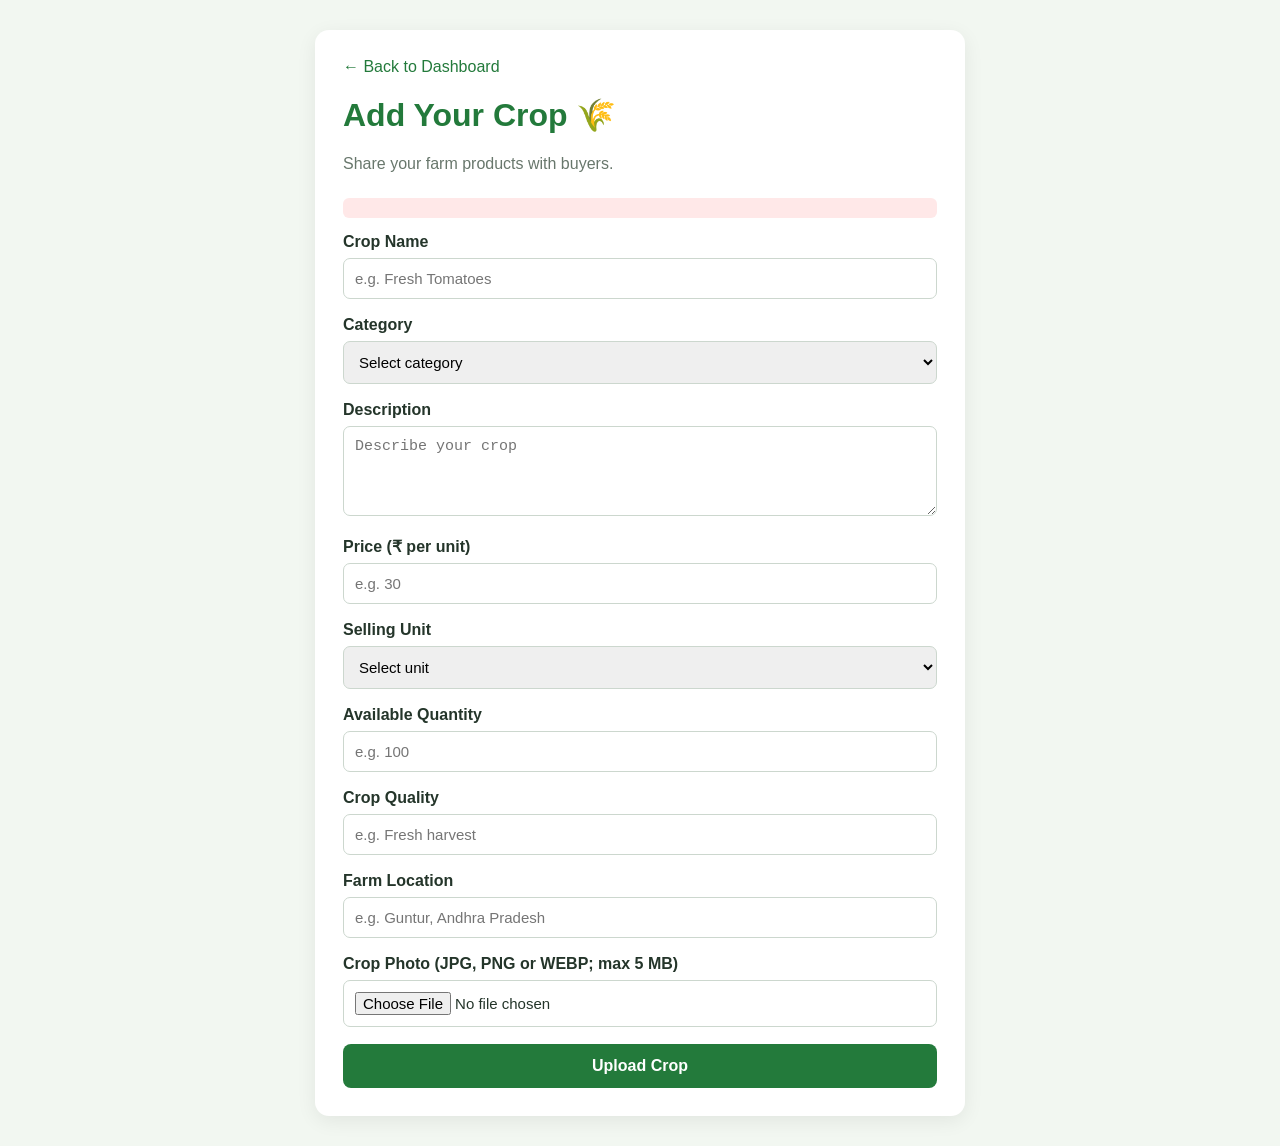
<file: src/main/resources/templates/add-crop.html>
<!DOCTYPE html>
<html lang="en" xmlns:th="http://www.thymeleaf.org">
<head>
    <meta charset="UTF-8">
    <meta name="viewport" content="width=device-width, initial-scale=1.0">
    <title>Add Crop | FarmConnect</title>

    <style>
        * {
            box-sizing: border-box;
        }

        body {
            margin: 0;
            padding: 30px 15px;
            font-family: Arial, sans-serif;
            background: #f2f7f1;
            color: #24352a;
        }

        .container {
            max-width: 650px;
            margin: auto;
            background: white;
            padding: 28px;
            border-radius: 14px;
            box-shadow: 0 5px 20px #00000012;
        }

        h1 {
            color: #237a3b;
            margin-top: 0;
        }

        .subtitle {
            color: #68776c;
            margin-bottom: 25px;
        }

        .form-group {
            margin-bottom: 17px;
        }

        label {
            display: block;
            margin-bottom: 7px;
            font-weight: bold;
        }

        input, select, textarea {
            width: 100%;
            padding: 11px;
            border: 1px solid #ccd7ce;
            border-radius: 7px;
            font-size: 15px;
        }

        textarea {
            min-height: 90px;
            resize: vertical;
        }

        button {
            width: 100%;
            padding: 13px;
            border: none;
            border-radius: 8px;
            background: #237a3b;
            color: white;
            font-size: 16px;
            font-weight: bold;
            cursor: pointer;
        }

        button:hover {
            background: #195d2c;
        }

        .back-link {
            display: inline-block;
            margin-bottom: 20px;
            color: #237a3b;
            text-decoration: none;
        }

        .message {
            padding: 10px;
            border-radius: 6px;
            margin-bottom: 15px;
        }

        .error {
            background: #ffe8e8;
            color: #a40000;
        }
    </style>
</head>

<body>
<div class="container">

    <a class="back-link" th:href="@{/farmer/dashboard}">
        &larr; Back to Dashboard
    </a>

    <h1>Add Your Crop 🌾</h1>
    <p class="subtitle">Share your farm products with buyers.</p>

    <div class="message error"
         th:if="${errorMessage}"
         th:text="${errorMessage}">
    </div>

    <form th:action="@{/farmer/crops}"
          method="post"
          enctype="multipart/form-data">

        <input type="hidden"
               th:name="${_csrf.parameterName}"
               th:value="${_csrf.token}">

        <div class="form-group">
            <label for="name">Crop Name</label>
            <input id="name" name="name" type="text"
                   placeholder="e.g. Fresh Tomatoes" required>
        </div>

        <div class="form-group">
            <label for="category">Category</label>
            <select id="category" name="category" required>
                <option value="">Select category</option>
                <option value="Vegetables">Vegetables</option>
                <option value="Fruits">Fruits</option>
                <option value="Rice">Rice & Grains</option>
                <option value="Pulses">Pulses</option>
                <option value="Other">Other</option>
            </select>
        </div>

        <div class="form-group">
            <label for="description">Description</label>
            <textarea id="description" name="description"
                      placeholder="Describe your crop" required></textarea>
        </div>

        <div class="form-group">
            <label for="price">Price (₹ per unit)</label>
            <input id="price" name="price" type="number"
                   min="0.01" step="0.01"
                   placeholder="e.g. 30" required>
        </div>

        <div class="form-group">
            <label for="unit">Selling Unit</label>
            <select id="unit" name="unit" required>
                <option value="">Select unit</option>
                <option value="1 kg">1 kg</option>
                <option value="1 quintal">1 quintal</option>
                <option value="1 dozen">1 dozen</option>
                <option value="25 kg bag">25 kg bag</option>
            </select>
        </div>

        <div class="form-group">
            <label for="quantity">Available Quantity</label>
            <input id="quantity" name="quantity" type="number"
                   min="0" placeholder="e.g. 100" required>
        </div>

        <div class="form-group">
            <label for="quality">Crop Quality</label>
            <input id="quality" name="quality" type="text"
                   placeholder="e.g. Fresh harvest" required>
        </div>

        <div class="form-group">
            <label for="location">Farm Location</label>
            <input id="location" name="location" type="text"
                   placeholder="e.g. Guntur, Andhra Pradesh" required>
        </div>

        <div class="form-group">
            <label for="image">Crop Photo (JPG, PNG or WEBP; max 5 MB)</label>
            <input id="image" name="image" type="file"
                   accept=".jpg,.jpeg,.png,.webp,image/jpeg,image/png,image/webp"
                   required>
        </div>

        <button type="submit">Upload Crop</button>
    </form>

</div>
</body>
</html>
</file>
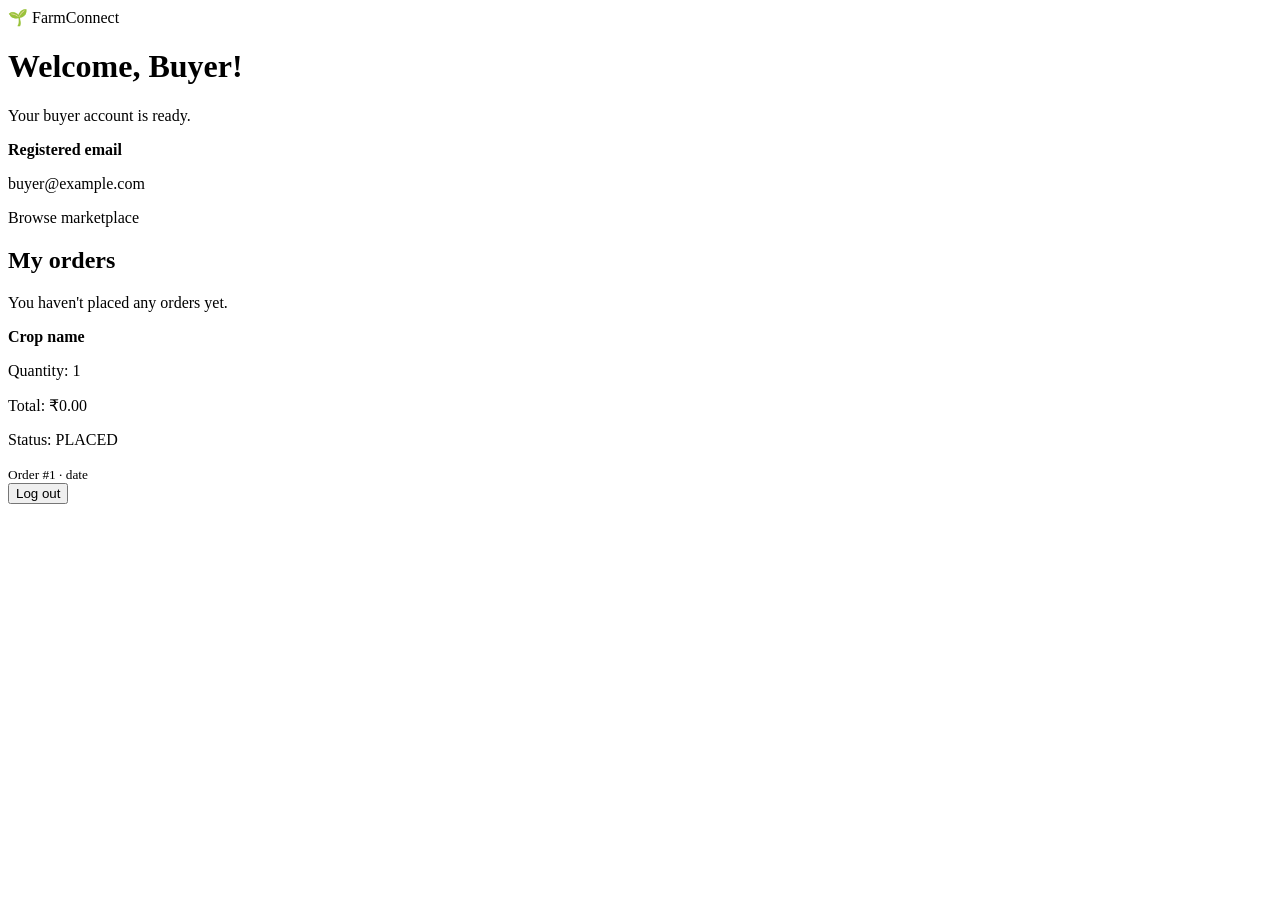
<file: src/main/resources/templates/buyer-dashboard.html>
<!DOCTYPE html><html lang="en" xmlns:th="http://www.thymeleaf.org"><head><meta charset="UTF-8"><meta name="viewport" content="width=device-width, initial-scale=1"><title>Buyer Dashboard | FarmConnect</title><link rel="stylesheet" th:href="@{/css/auth.css}"></head><body><main class="auth-card dashboard-card"><a class="brand" th:href="@{/}">🌱 FarmConnect</a><h1>Welcome, <span th:text="${buyerName}">Buyer</span>!</h1><p class="muted">Your buyer account is ready.</p><div class="message success" th:if="${successMessage}" th:text="${successMessage}"></div><div class="message error" th:if="${errorMessage}" th:text="${errorMessage}"></div><div class="profile-detail"><strong>Registered email</strong><p th:text="${buyerEmail}">buyer@example.com</p></div><a class="primary-button button-link" th:href="@{/#marketplace}">Browse marketplace</a><h2>My orders</h2><p th:if="${#lists.isEmpty(orders)}">You haven't placed any orders yet.</p><div class="profile-detail" th:each="order : ${orders}"><strong th:text="${order.productName}">Crop name</strong><p>Quantity: <span th:text="${order.quantity}">1</span></p><p>Total: ₹<span th:text="${order.totalPrice}">0.00</span></p><p>Status: <span th:text="${order.status}">PLACED</span></p><small>Order #<span th:text="${order.id}">1</span> · <span th:text="${#temporals.format(order.createdAt, 'dd MMM yyyy HH:mm')}">date</span></small></div><form th:action="@{/logout}" method="post"><input type="hidden" th:name="${_csrf.parameterName}" th:value="${_csrf.token}"><button class="secondary-button" type="submit">Log out</button></form></main></body></html>
</file>
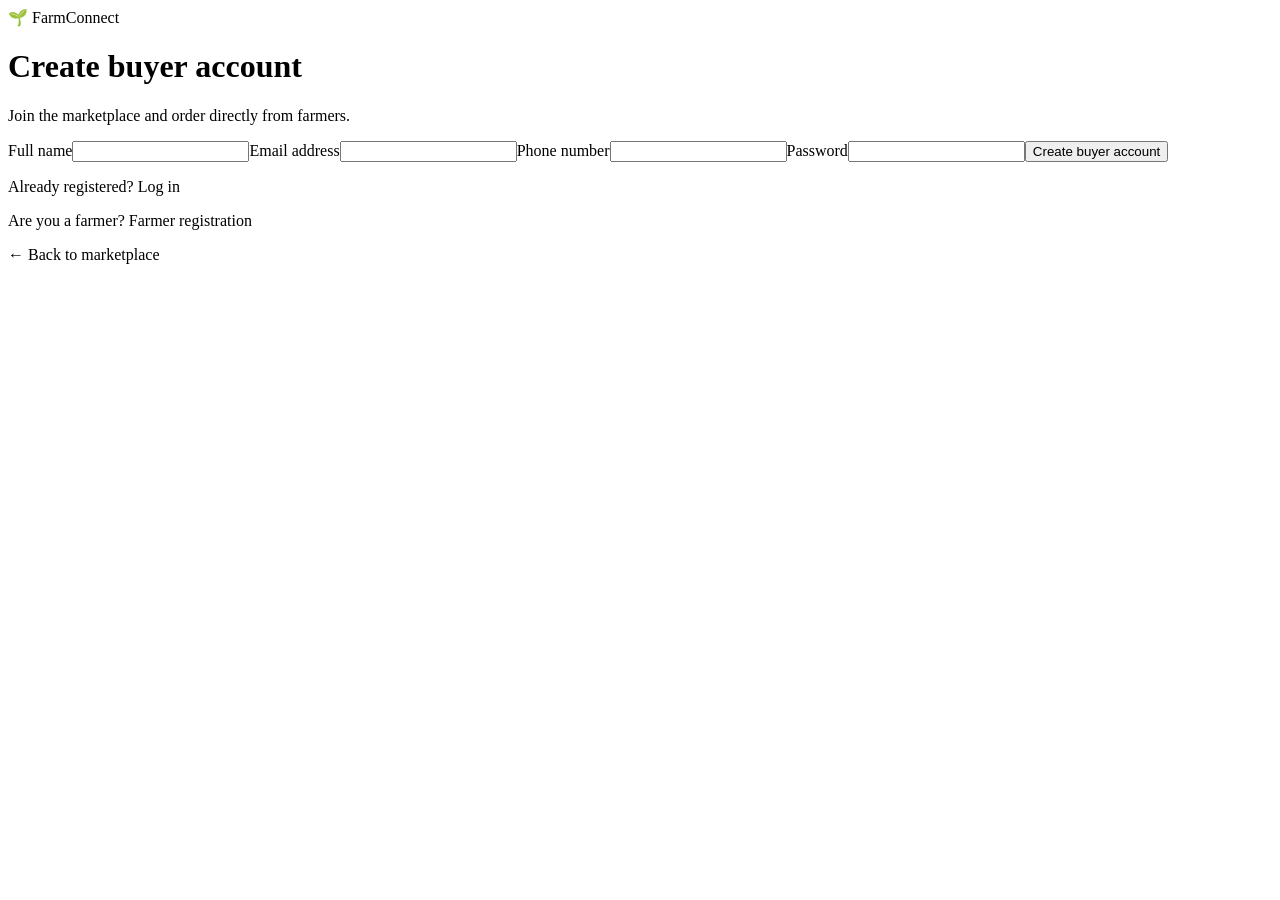
<file: src/main/resources/templates/buyer-register.html>
<!DOCTYPE html><html lang="en" xmlns:th="http://www.thymeleaf.org"><head><meta charset="UTF-8"><meta name="viewport" content="width=device-width, initial-scale=1"><title>Buyer Registration | FarmConnect</title><link rel="stylesheet" th:href="@{/css/auth.css}"></head><body><main class="auth-card"><a class="brand" th:href="@{/}">🌱 FarmConnect</a><h1>Create buyer account</h1><p class="muted">Join the marketplace and order directly from farmers.</p><div class="message error" th:if="${errorMessage}" th:text="${errorMessage}"></div><form th:action="@{/buyer/register}" method="post"><input type="hidden" th:name="${_csrf.parameterName}" th:value="${_csrf.token}"><label for="name">Full name</label><input id="name" name="name" required maxlength="100"><label for="email">Email address</label><input id="email" name="email" type="email" required maxlength="254"><label for="phone">Phone number</label><input id="phone" name="phone" type="tel" required maxlength="20"><label for="password">Password</label><input id="password" name="password" type="password" minlength="8" maxlength="72" required><button class="primary-button" type="submit">Create buyer account</button></form><p class="switch-link">Already registered? <a th:href="@{/login}">Log in</a></p><p class="switch-link">Are you a farmer? <a th:href="@{/register}">Farmer registration</a></p><a class="back-link" th:href="@{/}">← Back to marketplace</a></main></body></html>
</file>
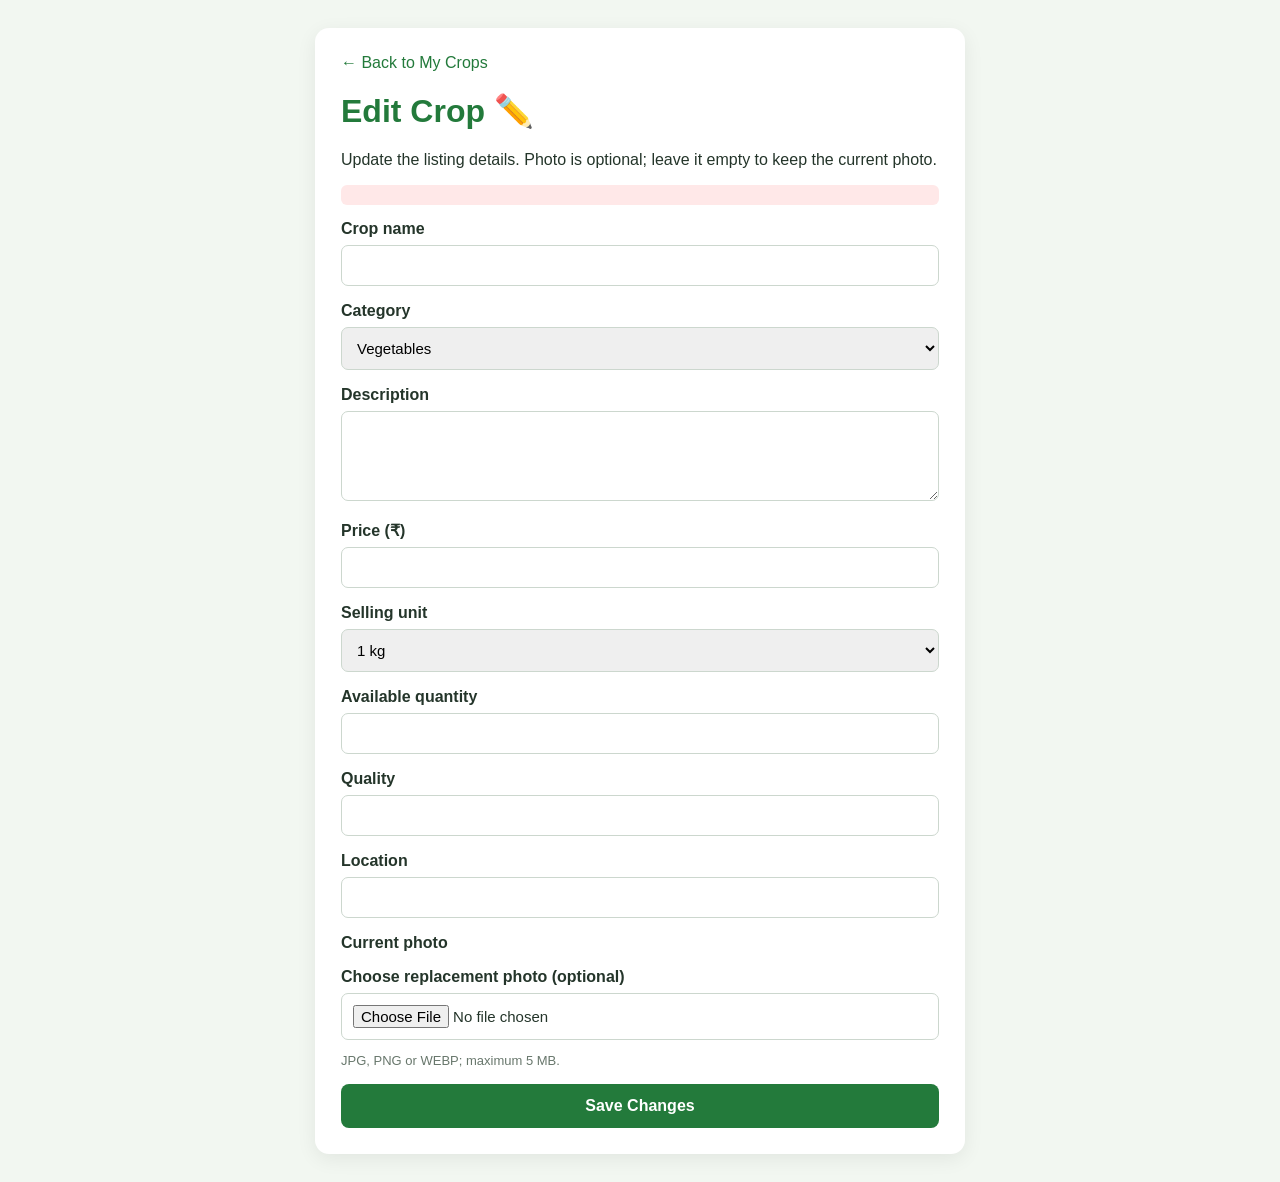
<file: src/main/resources/templates/edit-crop.html>
<!DOCTYPE html>
<html lang="en" xmlns:th="http://www.thymeleaf.org">
<head>
    <meta charset="UTF-8">
    <meta name="viewport" content="width=device-width, initial-scale=1.0">
    <title>Edit Crop | FarmConnect</title>
    <style>
        *{box-sizing:border-box} body{margin:0;padding:28px 14px;font-family:Arial,sans-serif;background:#f2f7f1;color:#24352a}
        .container{max-width:650px;margin:auto;background:white;padding:26px;border-radius:14px;box-shadow:0 5px 20px #00000012}
        h1{color:#237a3b;margin-top:0}.back{display:inline-block;margin-bottom:20px;color:#237a3b;text-decoration:none}
        .group{margin-bottom:16px}label{display:block;margin-bottom:7px;font-weight:bold}
        input,select,textarea{width:100%;padding:11px;border:1px solid #ccd7ce;border-radius:7px;font-size:15px}
        textarea{min-height:90px;resize:vertical}button{width:100%;padding:13px;border:0;border-radius:8px;background:#237a3b;color:white;font-weight:bold;font-size:16px;cursor:pointer}
        .message{padding:10px;background:#ffe8e8;color:#a40000;border-radius:6px;margin-bottom:15px}.current{max-width:180px;max-height:140px;display:block;margin:8px 0;border-radius:8px;object-fit:cover}
        .hint{font-size:13px;color:#68776c}
    </style>
</head>
<body>
<div class="container">
    <a class="back" th:href="@{/farmer/crops}">← Back to My Crops</a>
    <h1>Edit Crop ✏️</h1>
    <p>Update the listing details. Photo is optional; leave it empty to keep the current photo.</p>
    <div class="message" th:if="${errorMessage}" th:text="${errorMessage}"></div>
    <form th:action="@{/farmer/crops/{id}/edit(id=${crop.id})}" method="post" enctype="multipart/form-data">
        <input type="hidden" th:name="${_csrf.parameterName}" th:value="${_csrf.token}">
        <div class="group"><label for="name">Crop name</label><input id="name" name="name" required maxlength="255" th:value="${crop.name}"></div>
        <div class="group"><label for="category">Category</label><select id="category" name="category" required>
            <option value="Vegetables" th:selected="${crop.category == 'Vegetables'}">Vegetables</option>
            <option value="Fruits" th:selected="${crop.category == 'Fruits'}">Fruits</option>
            <option value="Rice" th:selected="${crop.category == 'Rice'}">Rice &amp; Grains</option>
            <option value="Pulses" th:selected="${crop.category == 'Pulses'}">Pulses</option>
            <option value="Other" th:selected="${crop.category == 'Other'}">Other</option>
        </select></div>
        <div class="group"><label for="description">Description</label><textarea id="description" name="description" required maxlength="1200" th:text="${crop.description}"></textarea></div>
        <div class="group"><label for="price">Price (₹)</label><input id="price" name="price" type="number" min="0.01" step="0.01" required th:value="${crop.price}"></div>
        <div class="group"><label for="unit">Selling unit</label><select id="unit" name="unit" required>
            <option value="1 kg" th:selected="${crop.unit == '1 kg'}">1 kg</option><option value="1 quintal" th:selected="${crop.unit == '1 quintal'}">1 quintal</option><option value="1 dozen" th:selected="${crop.unit == '1 dozen'}">1 dozen</option><option value="25 kg bag" th:selected="${crop.unit == '25 kg bag'}">25 kg bag</option>
        </select></div>
        <div class="group"><label for="quantity">Available quantity</label><input id="quantity" name="quantity" type="number" min="0" required th:value="${crop.quantityAvailable}"></div>
        <div class="group"><label for="quality">Quality</label><input id="quality" name="quality" required th:value="${crop.quality}"></div>
        <div class="group"><label for="location">Location</label><input id="location" name="location" required th:value="${crop.location}"></div>
        <div class="group"><label>Current photo</label><img class="current" th:src="${crop.imageUrl}" th:alt="${crop.name}" onerror="this.style.display='none'"><label for="image">Choose replacement photo (optional)</label><input id="image" name="image" type="file" accept=".jpg,.jpeg,.png,.webp,image/jpeg,image/png,image/webp"><p class="hint">JPG, PNG or WEBP; maximum 5 MB.</p></div>
        <button type="submit">Save Changes</button>
    </form>
</div>
</body>
</html>
</file>
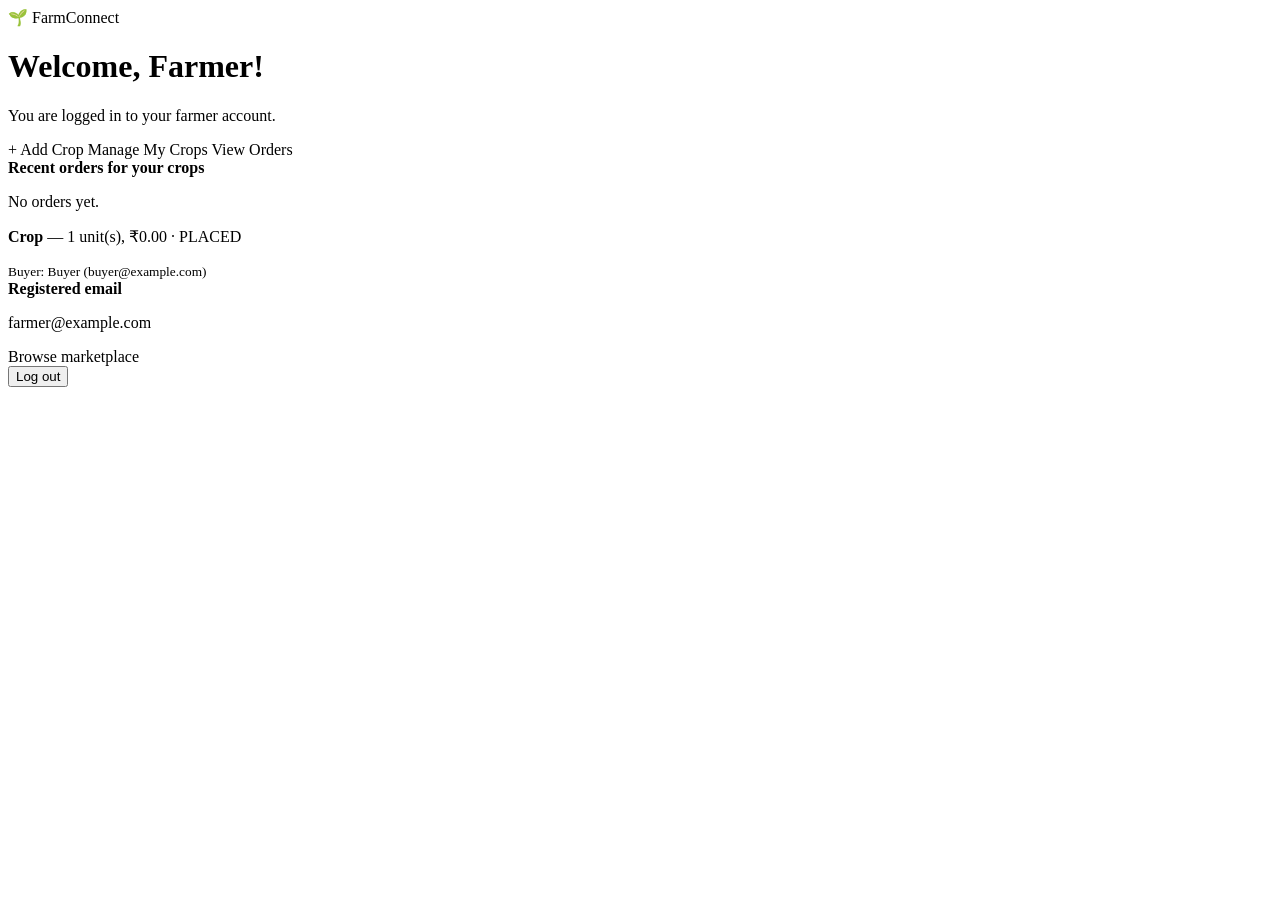
<file: src/main/resources/templates/farmer-dashboard.html>
<!DOCTYPE html>
<html lang="en" xmlns:th="http://www.thymeleaf.org">
<head>
    <meta charset="UTF-8">
    <meta name="viewport" content="width=device-width, initial-scale=1.0">
    <title>Farmer Dashboard | FarmConnect</title>
    <link rel="stylesheet" th:href="@{/css/auth.css}">
</head>
<body>
<main class="auth-card dashboard-card">
    <a class="brand" th:href="@{/}">🌱 FarmConnect</a>

    <h1>Welcome, <span th:text="${farmerName}">Farmer</span>!</h1>
    <p class="muted">You are logged in to your farmer account.</p>
    
<div th:if="${successMessage}"
     class="profile-detail"
     style="color: green;"
     th:text="${successMessage}">
</div>

<div th:if="${errorMessage}"
     class="profile-detail"
     style="color: red;"
     th:text="${errorMessage}">
</div>

<a class="primary-button button-link"
   th:href="@{/farmer/crops/new}">
    + Add Crop
</a>

<a class="primary-button button-link" th:href="@{/farmer/crops}">
    Manage My Crops
</a>


    <a class="primary-button button-link" th:href="@{/farmer/dashboard#orders}">View Orders</a>
    <div id="orders" class="profile-detail">
        <strong>Recent orders for your crops</strong>
        <p th:if="${#lists.isEmpty(farmerOrders)}">No orders yet.</p>
        <div th:each="order : ${farmerOrders}">
            <p><strong th:text="${order.productName}">Crop</strong> — <span th:text="${order.quantity}">1</span> unit(s), ₹<span th:text="${order.totalPrice}">0.00</span> · <span th:text="${order.status}">PLACED</span></p>
            <small>Buyer: <span th:text="${order.buyerName}">Buyer</span> (<span th:text="${order.buyerEmail}">buyer@example.com</span>)</small>
        </div>
    </div>

    <div class="profile-detail">
        <strong>Registered email</strong>
        <p th:text="${farmerEmail}">farmer@example.com</p>
    </div>

    <a class="primary-button button-link" th:href="@{/}">
        Browse marketplace
    </a>

    <form th:action="@{/logout}" method="post">
        <input type="hidden" th:name="${_csrf.parameterName}"
               th:value="${_csrf.token}">
        <button class="secondary-button" type="submit">
            Log out
        </button>
    </form>
</main>
</body>
</html>
</file>
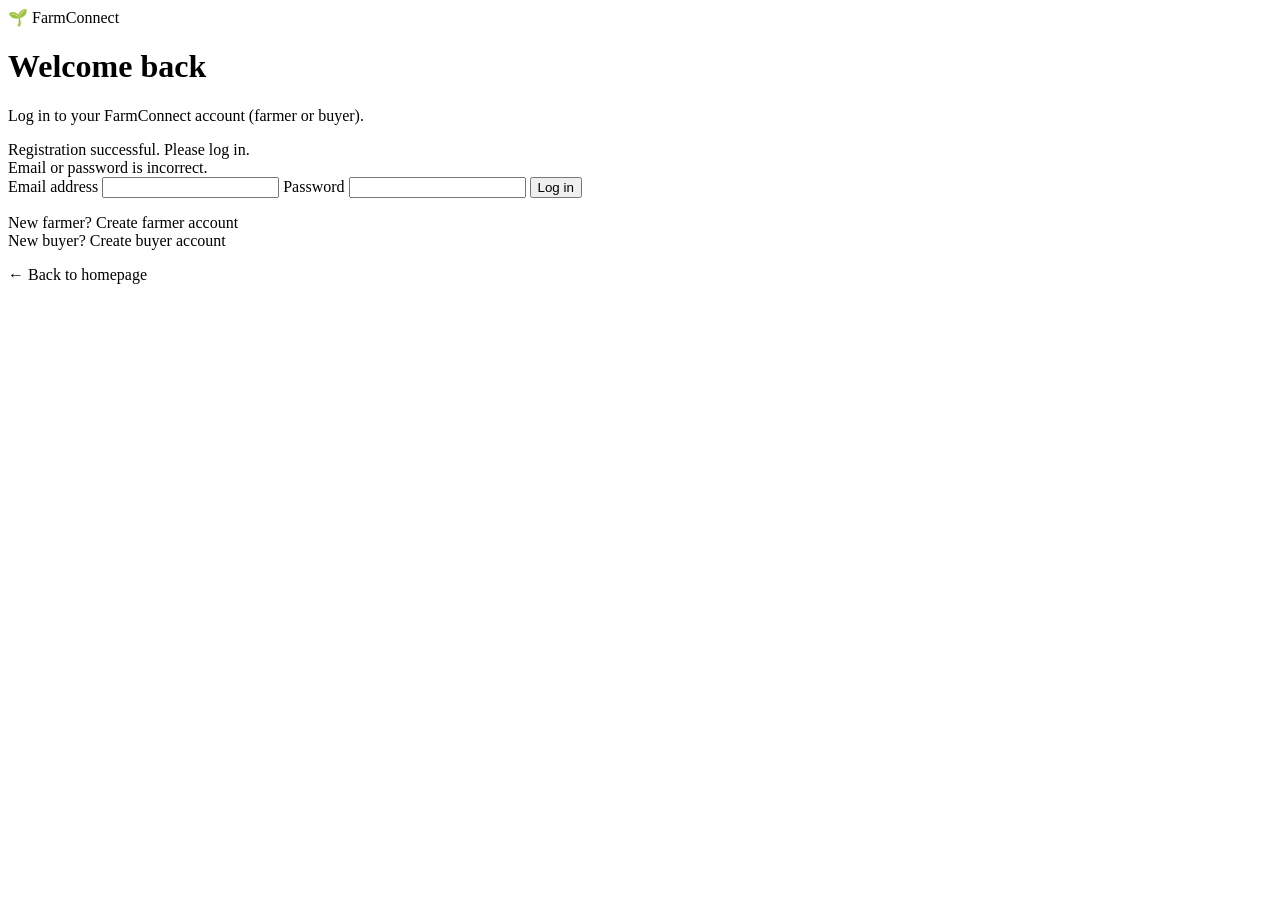
<file: src/main/resources/templates/login.html>
<!DOCTYPE html>
<html lang="en" xmlns:th="http://www.thymeleaf.org">
<head>
    <meta charset="UTF-8">
    <meta name="viewport" content="width=device-width, initial-scale=1.0">
    <title>Farmer Login | FarmConnect</title>
    <link rel="stylesheet" th:href="@{/css/auth.css}">
</head>
<body>
<main class="auth-card">
    <a class="brand" th:href="@{/}">🌱 FarmConnect</a>

    <h1>Welcome back</h1>
    <p class="muted">Log in to your FarmConnect account (farmer or buyer).</p>

    <div class="message success"
         th:if="${successMessage}"
         th:text="${successMessage}"></div>

    <div class="message success"
         th:if="${param.registered != null and successMessage == null}">
        Registration successful. Please log in.
    </div>

    <div class="message error" th:if="${param.error}">
        Email or password is incorrect.
    </div>

    <form th:action="@{/login}" method="post">
        <input type="hidden" th:name="${_csrf.parameterName}"
               th:value="${_csrf.token}">

        <label for="email">Email address</label>
        <input id="email" name="email" type="email"
               autocomplete="username" required>

        <label for="password">Password</label>
        <input id="password" name="password" type="password"
               autocomplete="current-password" required>

        <button class="primary-button" type="submit">
            Log in
        </button>
    </form>

    <p class="switch-link">
        New farmer? <a th:href="@{/register}">Create farmer account</a><br>
        New buyer? <a th:href="@{/buyer/register}">Create buyer account</a>
    </p>

    <a class="back-link" th:href="@{/}">&larr; Back to homepage</a>
</main>
</body>
</html>
</file>
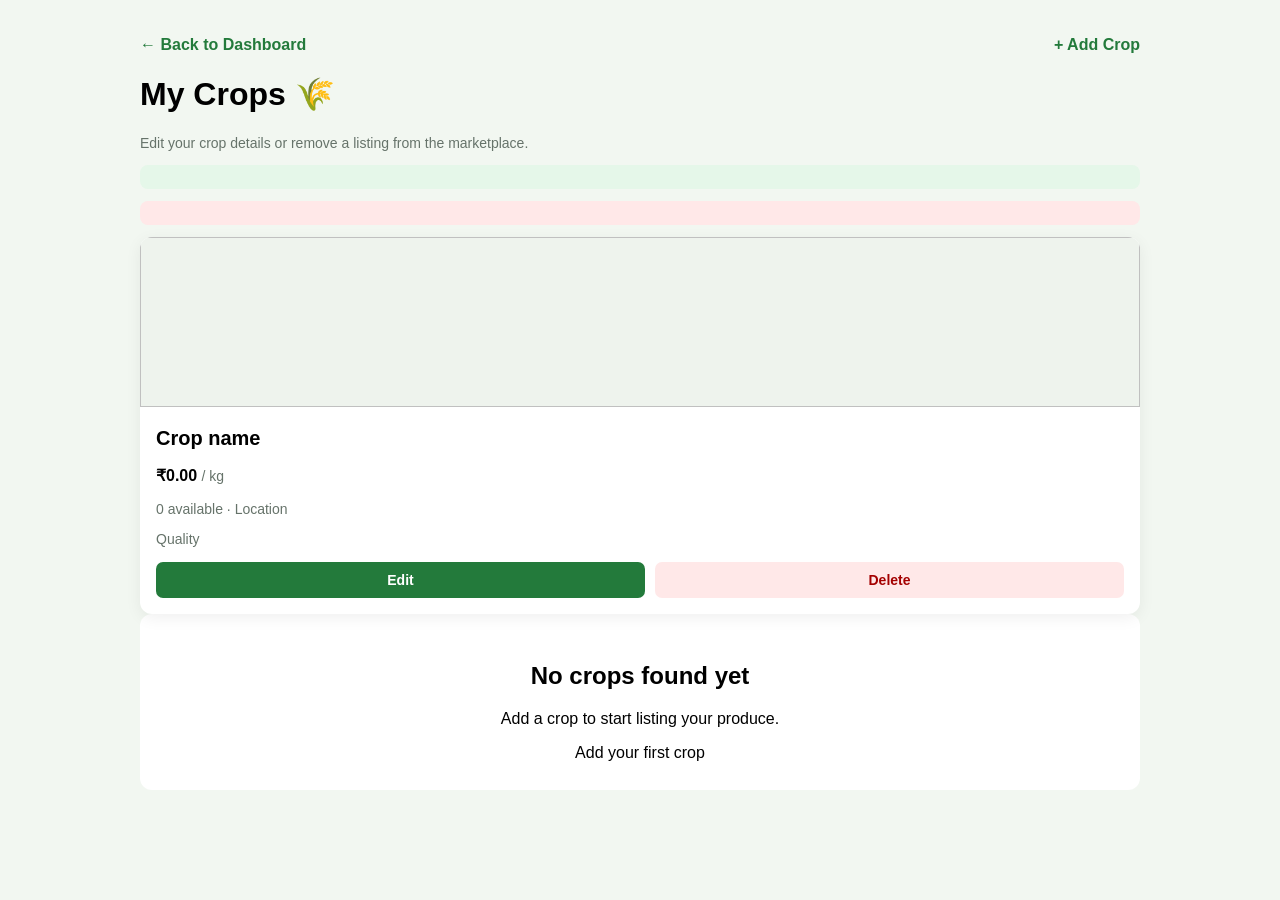
<file: src/main/resources/templates/my-crops.html>
<!DOCTYPE html>
<html lang="en" xmlns:th="http://www.thymeleaf.org">
<head>
    <meta charset="UTF-8">
    <meta name="viewport" content="width=device-width, initial-scale=1.0">
    <title>My Crops | FarmConnect</title>
    <link rel="stylesheet" th:href="@{/css/auth.css}">
    <style>
        body { background:#f2f7f1; padding:28px 14px; font-family:Arial,sans-serif; }
        .page { max-width:1000px; margin:auto; }
        .top { display:flex; justify-content:space-between; align-items:center; gap:12px; flex-wrap:wrap; margin-bottom:20px; }
        .top a { color:#237a3b; text-decoration:none; font-weight:bold; }
        .message { padding:12px; border-radius:8px; margin:12px 0; background:#e5f7e9; color:#17632b; }
        .error { background:#ffe8e8; color:#a40000; }
        .crop-grid { display:grid; grid-template-columns:repeat(auto-fit,minmax(240px,1fr)); gap:18px; }
        .crop-card { background:white; border-radius:12px; overflow:hidden; box-shadow:0 4px 16px #00000010; }
        .crop-card img { width:100%; height:170px; object-fit:cover; background:#eef3ed; }
        .body { padding:16px; }
        .body h2 { margin:0 0 8px; font-size:20px; }
        .muted { color:#66736a; font-size:14px; }
        .actions { display:flex; gap:10px; margin-top:15px; }
        .actions a,.actions button { flex:1; text-align:center; border:0; border-radius:7px; padding:10px; cursor:pointer; text-decoration:none; font-weight:bold; font-size:14px; }
        .edit { background:#237a3b; color:white; }
        .delete { background:#ffe8e8; color:#a40000; }
        .empty { background:white; border-radius:12px; padding:28px; text-align:center; }
    </style>
</head>
<body>
<div class="page">
    <div class="top">
        <a th:href="@{/farmer/dashboard}">← Back to Dashboard</a>
        <a th:href="@{/farmer/crops/new}">+ Add Crop</a>
    </div>
    <h1>My Crops 🌾</h1>
    <p class="muted">Edit your crop details or remove a listing from the marketplace.</p>
    <div class="message" th:if="${successMessage}" th:text="${successMessage}"></div>
    <div class="message error" th:if="${errorMessage}" th:text="${errorMessage}"></div>

    <div class="crop-grid" th:if="${!#lists.isEmpty(crops)}">
        <article class="crop-card" th:each="crop : ${crops}">
            <img th:src="${crop.imageUrl}" th:alt="${crop.name}" onerror="this.style.display='none'">
            <div class="body">
                <h2 th:text="${crop.name}">Crop name</h2>
                <p><strong>₹<span th:text="${#numbers.formatDecimal(crop.price,1,2)}">0.00</span></strong> <span class="muted" th:text="'/ ' + ${crop.unit}">/ kg</span></p>
                <p class="muted"><span th:text="${crop.quantityAvailable}">0</span> available · <span th:text="${crop.location}">Location</span></p>
                <p class="muted" th:text="${crop.quality}">Quality</p>
                <div class="actions">
                    <a class="edit" th:href="@{/farmer/crops/{id}/edit(id=${crop.id})}">Edit</a>
                    <form th:action="@{/farmer/crops/{id}/delete(id=${crop.id})}" method="post" style="display:flex;flex:1" onsubmit="return confirm('Delete this crop from the marketplace?');">
                        <input type="hidden" th:name="${_csrf.parameterName}" th:value="${_csrf.token}">
                        <button class="delete" type="submit">Delete</button>
                    </form>
                </div>
            </div>
        </article>
    </div>
    <div class="empty" th:if="${#lists.isEmpty(crops)}">
        <h2>No crops found yet</h2>
        <p>Add a crop to start listing your produce.</p>
        <a th:href="@{/farmer/crops/new}">Add your first crop</a>
    </div>
</div>
</body>
</html>
</file>
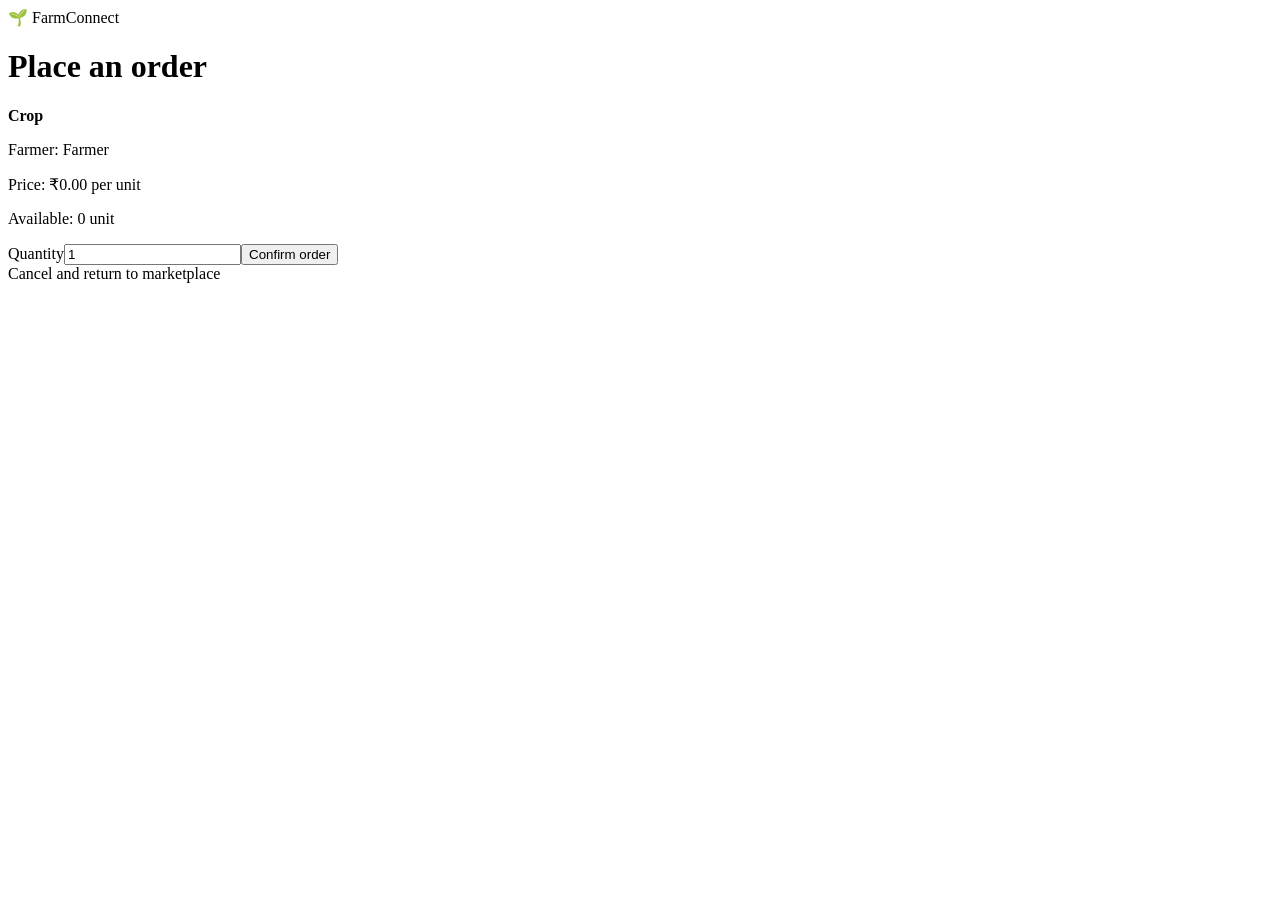
<file: src/main/resources/templates/place-order.html>
<!DOCTYPE html><html lang="en" xmlns:th="http://www.thymeleaf.org"><head><meta charset="UTF-8"><meta name="viewport" content="width=device-width, initial-scale=1"><title>Place Order | FarmConnect</title><link rel="stylesheet" th:href="@{/css/auth.css}"></head><body><main class="auth-card"><a class="brand" th:href="@{/}">🌱 FarmConnect</a><h1>Place an order</h1><div class="profile-detail"><strong th:text="${product.name}">Crop</strong><p>Farmer: <span th:text="${product.farmerName}">Farmer</span></p><p>Price: ₹<span th:text="${product.price}">0.00</span> per <span th:text="${product.unit}">unit</span></p><p>Available: <span th:text="${product.quantityAvailable}">0</span> <span th:text="${product.unit}">unit</span></p></div><form th:action="@{/buyer/orders}" method="post"><input type="hidden" th:name="${_csrf.parameterName}" th:value="${_csrf.token}"><input type="hidden" name="productId" th:value="${product.id}"><label for="quantity">Quantity</label><input id="quantity" name="quantity" type="number" min="1" th:max="${product.quantityAvailable}" value="1" required><button class="primary-button" type="submit">Confirm order</button></form><a class="back-link" th:href="@{/}">Cancel and return to marketplace</a></main></body></html>
</file>
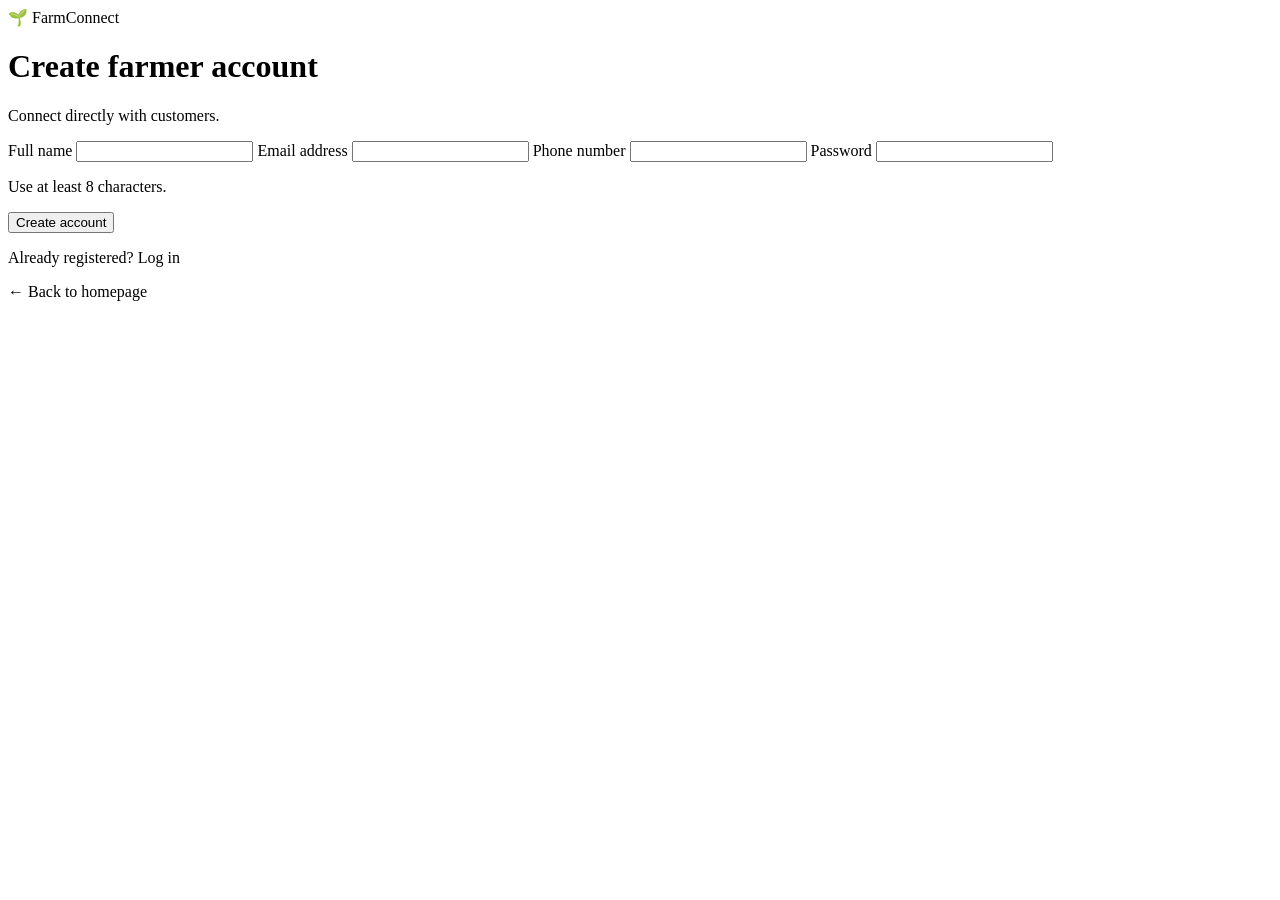
<file: src/main/resources/templates/register.html>
<!DOCTYPE html>
<html lang="en" xmlns:th="http://www.thymeleaf.org">
<head>
    <meta charset="UTF-8">
    <meta name="viewport" content="width=device-width, initial-scale=1.0">
    <title>Farmer Registration | FarmConnect</title>
    <link rel="stylesheet" th:href="@{/css/auth.css}">
</head>
<body>
<main class="auth-card">
    <a class="brand" th:href="@{/}">🌱 FarmConnect</a>

    <h1>Create farmer account</h1>
    <p class="muted">Connect directly with customers.</p>

    <div class="message error"
         th:if="${errorMessage}"
         th:text="${errorMessage}"></div>

    <form th:action="@{/register}" method="post">
        <input type="hidden" th:name="${_csrf.parameterName}"
               th:value="${_csrf.token}">

        <label for="name">Full name</label>
        <input id="name" name="name" type="text"
               autocomplete="name" maxlength="100" required>

        <label for="email">Email address</label>
        <input id="email" name="email" type="email"
               autocomplete="email" maxlength="254" required>

        <label for="phone">Phone number</label>
        <input id="phone" name="phone" type="tel"
               autocomplete="tel" maxlength="20" required>

        <label for="password">Password</label>
        <input id="password" name="password" type="password"
               autocomplete="new-password" minlength="8"
               maxlength="72" required>

        <p class="hint">Use at least 8 characters.</p>

        <button class="primary-button" type="submit">
            Create account
        </button>
    </form>

    <p class="switch-link">
        Already registered?
        <a th:href="@{/login}">Log in</a>
    </p>

    <a class="back-link" th:href="@{/}">← Back to homepage</a>
</main>
</body>
</html>
</file>
